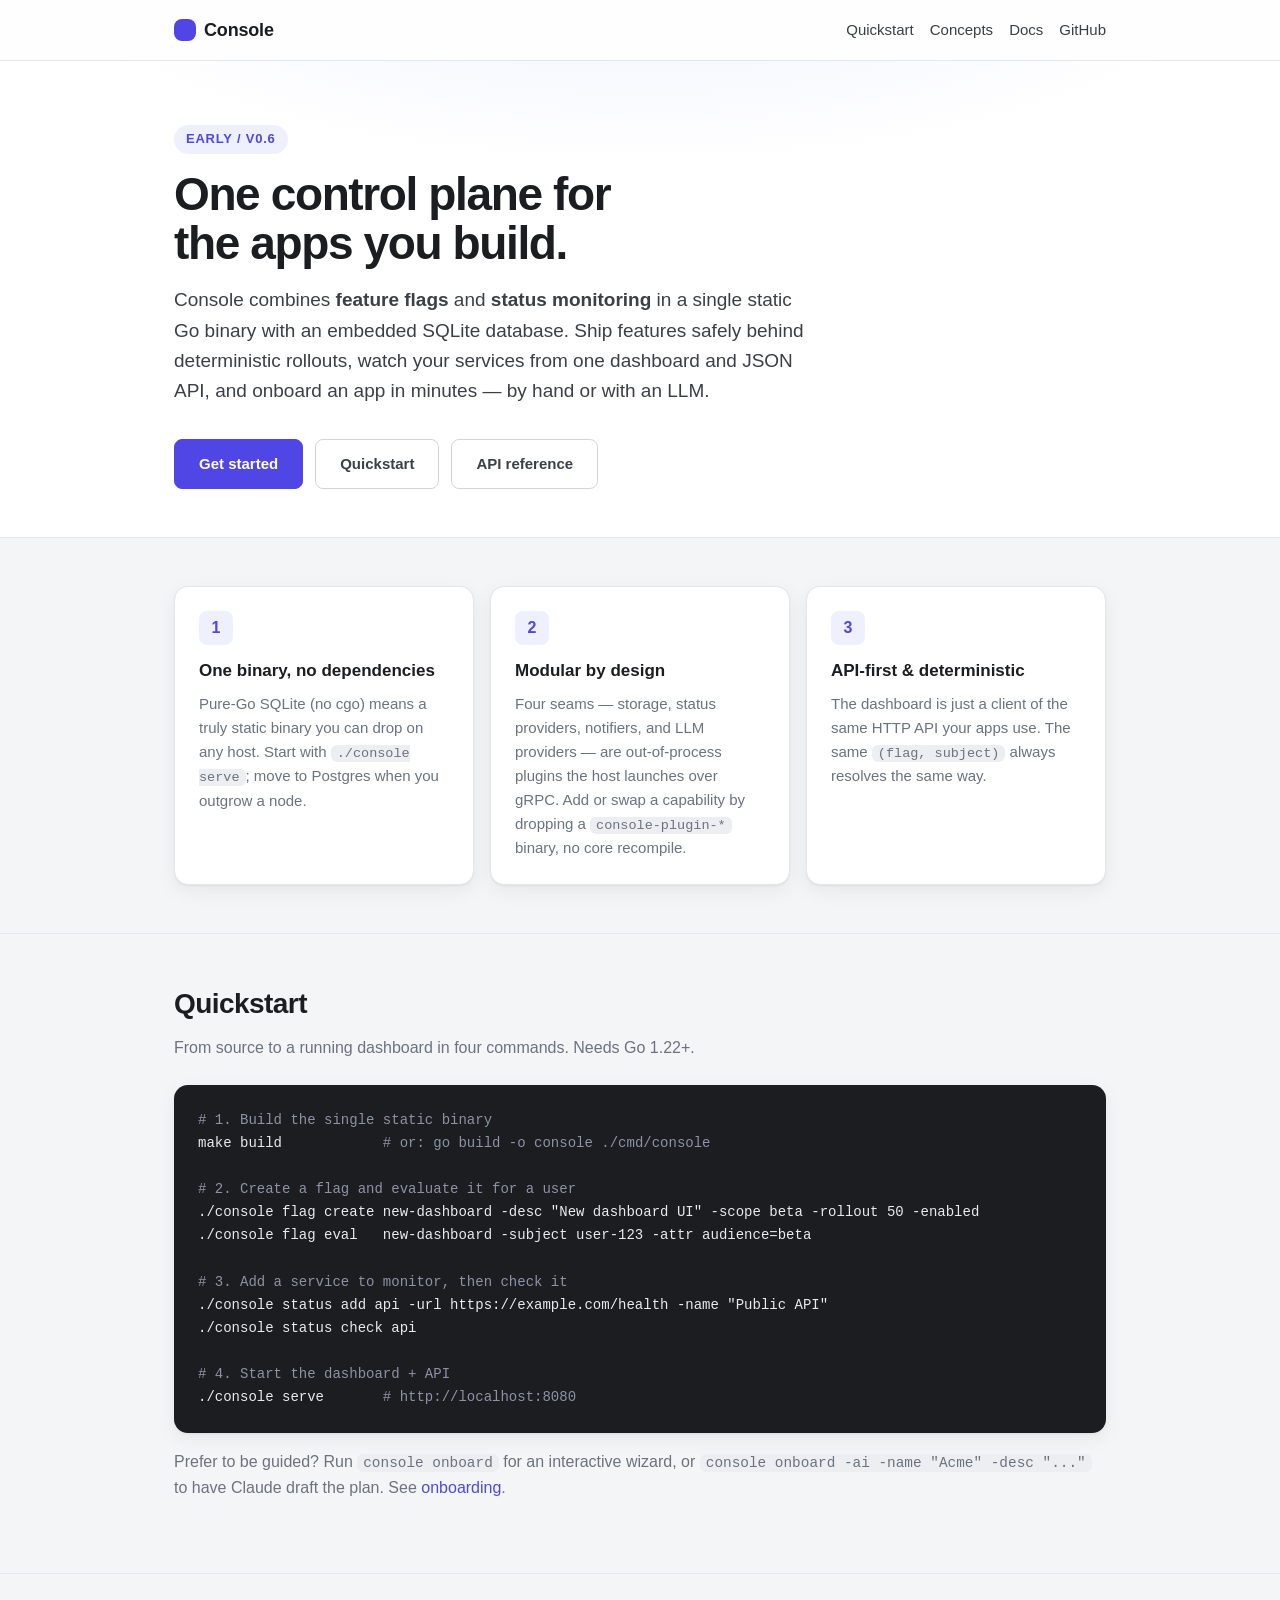
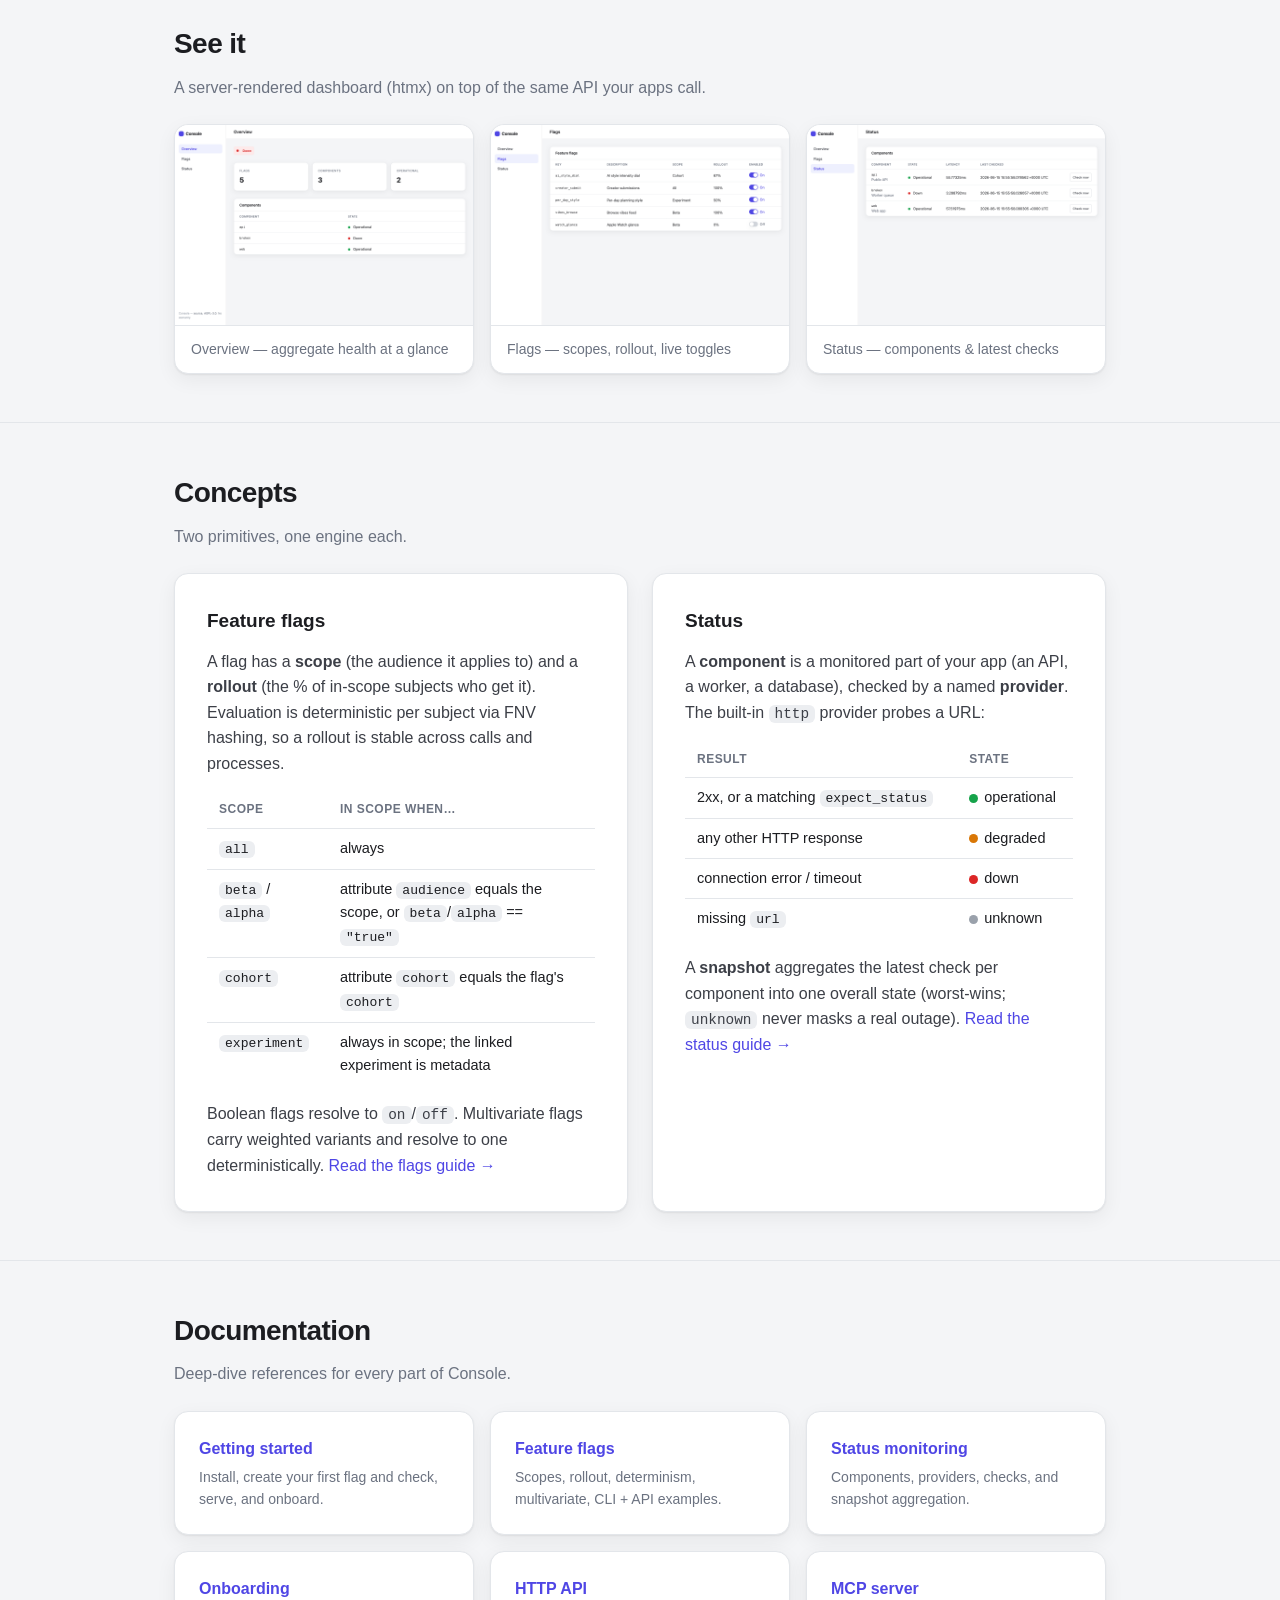
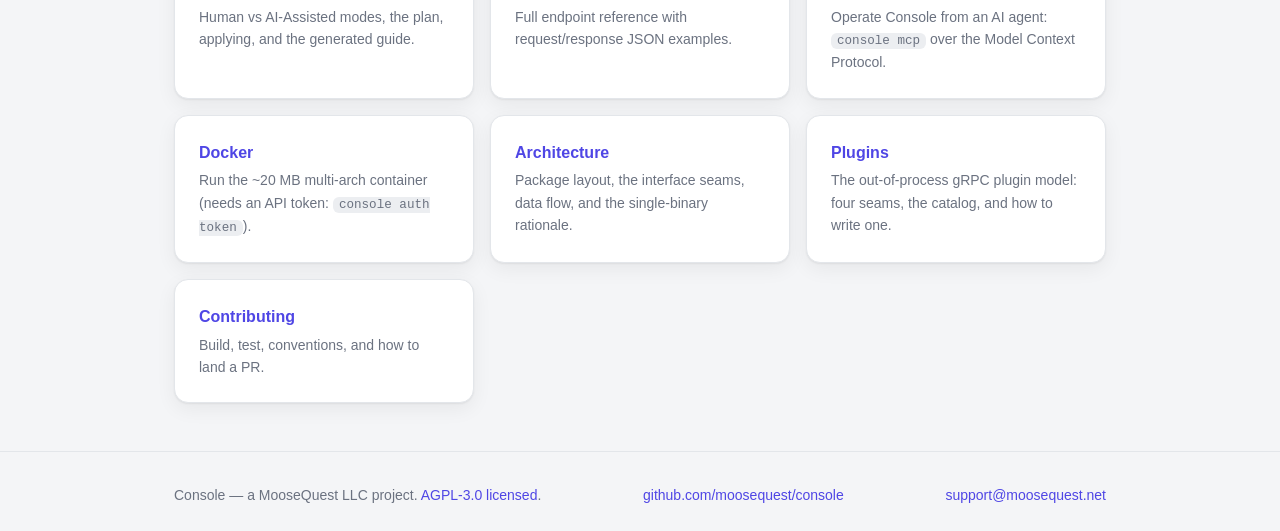
<file: docs/index.html>
<!DOCTYPE html>
<html lang="en">
<head>
  <meta charset="utf-8">
  <meta name="viewport" content="width=device-width, initial-scale=1">
  <title>Console — feature flags + status monitoring in one binary</title>
  <meta name="description" content="Console is a modular, self-hostable Go control plane that combines feature flags and status monitoring in one static binary with embedded SQLite.">
  <link rel="stylesheet" href="assets/docs.css">
</head>
<body>

<header class="topnav">
  <div class="wrap">
    <a class="brand" href="#top"><span class="mark"></span> Console</a>
    <nav>
      <a href="#quickstart">Quickstart</a>
      <a href="#concepts">Concepts</a>
      <a href="#docs">Docs</a>
      <a href="https://github.com/moosequest/console">GitHub</a>
    </nav>
  </div>
</header>

<a id="top"></a>
<section class="hero" style="border-top:none;">
  <div class="wrap">
    <span class="eyebrow">Early / v0.6</span>
    <h1>One control plane for the apps you build.</h1>
    <p class="lede">
      Console combines <strong>feature flags</strong> and <strong>status monitoring</strong> in a single
      static Go binary with an embedded SQLite database. Ship features safely behind deterministic
      rollouts, watch your services from one dashboard and JSON API, and onboard an app in minutes —
      by hand or with an LLM.
    </p>
    <div class="cta">
      <a class="btn primary" href="getting-started.md">Get started</a>
      <a class="btn" href="#quickstart">Quickstart</a>
      <a class="btn" href="api.md">API reference</a>
    </div>
  </div>
</section>

<div class="wrap">
  <div class="props">
    <div class="prop">
      <div class="icon">1</div>
      <h3>One binary, no dependencies</h3>
      <p>Pure-Go SQLite (no cgo) means a truly static binary you can drop on any host. Start with <code>./console serve</code>; move to Postgres when you outgrow a node.</p>
    </div>
    <div class="prop">
      <div class="icon">2</div>
      <h3>Modular by design</h3>
      <p>Four seams — storage, status providers, notifiers, and LLM providers — are out-of-process plugins the host launches over gRPC. Add or swap a capability by dropping a <code>console-plugin-*</code> binary, no core recompile.</p>
    </div>
    <div class="prop">
      <div class="icon">3</div>
      <h3>API-first &amp; deterministic</h3>
      <p>The dashboard is just a client of the same HTTP API your apps use. The same <code>(flag, subject)</code> always resolves the same way.</p>
    </div>
  </div>
</div>

<section id="quickstart">
  <div class="wrap">
    <h2>Quickstart</h2>
    <p class="sub">From source to a running dashboard in four commands. Needs Go 1.22+.</p>
<pre><code><span class="c"># 1. Build the single static binary</span>
make build            <span class="c"># or: go build -o console ./cmd/console</span>

<span class="c"># 2. Create a flag and evaluate it for a user</span>
./console flag create new-dashboard -desc "New dashboard UI" -scope beta -rollout 50 -enabled
./console flag eval   new-dashboard -subject user-123 -attr audience=beta

<span class="c"># 3. Add a service to monitor, then check it</span>
./console status add api -url https://example.com/health -name "Public API"
./console status check api

<span class="c"># 4. Start the dashboard + API</span>
./console serve       <span class="c"># http://localhost:8080</span></code></pre>
    <p class="sub" style="margin-top:var(--c-4);">
      Prefer to be guided? Run <code>console onboard</code> for an interactive wizard, or
      <code>console onboard -ai -name "Acme" -desc "..."</code> to have Claude draft the plan.
      See <a href="onboarding.md">onboarding</a>.
    </p>
  </div>
</section>

<section id="screenshots">
  <div class="wrap">
    <h2>See it</h2>
    <p class="sub">A server-rendered dashboard (htmx) on top of the same API your apps call.</p>
    <div class="shots">
      <figure class="shot" style="margin:0;">
        <img src="assets/overview.png" alt="Console overview dashboard showing the aggregate health snapshot and metrics">
        <figcaption class="cap">Overview — aggregate health at a glance</figcaption>
      </figure>
      <figure class="shot" style="margin:0;">
        <img src="assets/flags.png" alt="Console feature flags page with toggles, scopes, and rollout percentages">
        <figcaption class="cap">Flags — scopes, rollout, live toggles</figcaption>
      </figure>
      <figure class="shot" style="margin:0;">
        <img src="assets/status.png" alt="Console status page listing monitored components and their health states">
        <figcaption class="cap">Status — components &amp; latest checks</figcaption>
      </figure>
    </div>
  </div>
</section>

<section id="concepts">
  <div class="wrap">
    <h2>Concepts</h2>
    <p class="sub">Two primitives, one engine each.</p>
    <div class="concepts">
      <div class="concept">
        <h3>Feature flags</h3>
        <p>
          A flag has a <strong>scope</strong> (the audience it applies to) and a
          <strong>rollout</strong> (the % of in-scope subjects who get it). Evaluation is
          deterministic per subject via FNV hashing, so a rollout is stable across calls and processes.
        </p>
        <table>
          <thead><tr><th>Scope</th><th>In scope when…</th></tr></thead>
          <tbody>
            <tr><td><code>all</code></td><td>always</td></tr>
            <tr><td><code>beta</code> / <code>alpha</code></td><td>attribute <code>audience</code> equals the scope, or <code>beta</code>/<code>alpha</code> == <code>"true"</code></td></tr>
            <tr><td><code>cohort</code></td><td>attribute <code>cohort</code> equals the flag's <code>cohort</code></td></tr>
            <tr><td><code>experiment</code></td><td>always in scope; the linked experiment is metadata</td></tr>
          </tbody>
        </table>
        <p style="margin-top:var(--c-4);margin-bottom:0;">
          Boolean flags resolve to <code>on</code>/<code>off</code>. Multivariate flags carry weighted
          variants and resolve to one deterministically. <a href="flags.md">Read the flags guide →</a>
        </p>
      </div>
      <div class="concept">
        <h3>Status</h3>
        <p>
          A <strong>component</strong> is a monitored part of your app (an API, a worker, a database),
          checked by a named <strong>provider</strong>. The built-in <code>http</code> provider probes a URL:
        </p>
        <table>
          <thead><tr><th>Result</th><th>State</th></tr></thead>
          <tbody>
            <tr><td>2xx, or a matching <code>expect_status</code></td><td><span class="dot op"></span>operational</td></tr>
            <tr><td>any other HTTP response</td><td><span class="dot deg"></span>degraded</td></tr>
            <tr><td>connection error / timeout</td><td><span class="dot down"></span>down</td></tr>
            <tr><td>missing <code>url</code></td><td><span class="dot unk"></span>unknown</td></tr>
          </tbody>
        </table>
        <p style="margin-top:var(--c-4);margin-bottom:0;">
          A <strong>snapshot</strong> aggregates the latest check per component into one overall state
          (worst-wins; <code>unknown</code> never masks a real outage).
          <a href="status.md">Read the status guide →</a>
        </p>
      </div>
    </div>
  </div>
</section>

<section id="docs">
  <div class="wrap">
    <h2>Documentation</h2>
    <p class="sub">Deep-dive references for every part of Console.</p>
    <div class="docgrid">
      <a class="doccard" href="getting-started.md"><h3>Getting started</h3><p>Install, create your first flag and check, serve, and onboard.</p></a>
      <a class="doccard" href="flags.md"><h3>Feature flags</h3><p>Scopes, rollout, determinism, multivariate, CLI + API examples.</p></a>
      <a class="doccard" href="status.md"><h3>Status monitoring</h3><p>Components, providers, checks, and snapshot aggregation.</p></a>
      <a class="doccard" href="onboarding.md"><h3>Onboarding</h3><p>Human vs AI-Assisted modes, the plan, applying, and the generated guide.</p></a>
      <a class="doccard" href="api.md"><h3>HTTP API</h3><p>Full endpoint reference with request/response JSON examples.</p></a>
      <a class="doccard" href="mcp.md"><h3>MCP server</h3><p>Operate Console from an AI agent: <code>console mcp</code> over the Model Context Protocol.</p></a>
      <a class="doccard" href="docker.md"><h3>Docker</h3><p>Run the ~20&nbsp;MB multi-arch container (needs an API token: <code>console auth token</code>).</p></a>
      <a class="doccard" href="architecture.md"><h3>Architecture</h3><p>Package layout, the interface seams, data flow, and the single-binary rationale.</p></a>
      <a class="doccard" href="plugins-architecture.md"><h3>Plugins</h3><p>The out-of-process gRPC plugin model: four seams, the catalog, and how to write one.</p></a>
      <a class="doccard" href="../CONTRIBUTING.md"><h3>Contributing</h3><p>Build, test, conventions, and how to land a PR.</p></a>
    </div>
  </div>
</section>

<footer>
  <div class="wrap">
    <span>Console — a MooseQuest LLC project. <a href="https://github.com/moosequest/console/blob/main/LICENSE">AGPL-3.0 licensed</a>.</span>
    <span><a href="https://github.com/moosequest/console">github.com/moosequest/console</a></span>
    <span><a href="mailto:support@moosequest.net">support@moosequest.net</a></span>
  </div>
</footer>

</body>
</html>
</file>
<file: docs/assets/docs.css>
/* Console documentation site styles.
   Design tokens mirror internal/web/static/console.css (the app itself), so the
   docs site reads as the same product: neutral canvas, restrained indigo accent. */

:root {
  /* neutral ramp */
  --c-ink:        #1c1d21;
  --c-ink-2:      #3c3f47;
  --c-muted:      #6b7280;
  --c-faint:      #9aa1ab;
  --c-line:       #e3e6ea;
  --c-line-2:     #d2d6dc;
  --c-surface:    #ffffff;
  --c-canvas:     #f4f5f7;
  --c-canvas-2:   #eceef1;

  /* accents — used sparingly */
  --c-primary:    #4f46e5;   /* indigo */
  --c-primary-50: #eef0fe;
  --c-anchor:     #0f766e;   /* teal */
  --c-anchor-50:  #e6f3f1;
  --c-discover:   #d97706;   /* amber */
  --c-discover-50:#fdf3e3;
  --c-danger:     #dc2626;
  --c-ok:         #16a34a;

  /* type */
  --c-font: -apple-system, BlinkMacSystemFont, "SF Pro Text", "Segoe UI", Roboto, Helvetica, Arial, sans-serif;
  --c-mono: ui-monospace, SFMono-Regular, "SF Mono", Menlo, Consolas, monospace;

  /* radii + shadow */
  --c-r-sm: 8px;
  --c-r:    14px;
  --c-r-lg: 22px;
  --c-shadow:    0 1px 2px rgba(16,18,23,.06), 0 6px 20px rgba(16,18,23,.06);
  --c-shadow-lg: 0 10px 40px rgba(16,18,23,.16);

  /* spacing scale */
  --c-1: 4px; --c-2: 8px; --c-3: 12px; --c-4: 16px;
  --c-5: 24px; --c-6: 32px; --c-7: 48px; --c-8: 64px;
}

* { box-sizing: border-box; }

html { scroll-behavior: smooth; }

body {
  margin: 0;
  font-family: var(--c-font);
  color: var(--c-ink);
  background: var(--c-canvas);
  font-size: 16px;
  line-height: 1.6;
  -webkit-font-smoothing: antialiased;
}

a { color: var(--c-primary); text-decoration: none; }
a:hover { text-decoration: underline; }

.wrap { max-width: 980px; margin: 0 auto; padding: 0 var(--c-5); }

/* ---- top nav ---- */

.topnav {
  position: sticky;
  top: 0;
  z-index: 10;
  background: rgba(255,255,255,.86);
  backdrop-filter: saturate(180%) blur(8px);
  border-bottom: 1px solid var(--c-line);
}

.topnav .wrap {
  display: flex;
  align-items: center;
  gap: var(--c-5);
  height: 60px;
}

.brand {
  font-weight: 700;
  font-size: 18px;
  letter-spacing: -0.01em;
  display: flex;
  align-items: center;
  gap: var(--c-2);
  color: var(--c-ink);
}
.brand:hover { text-decoration: none; }

.brand .mark {
  width: 22px;
  height: 22px;
  border-radius: var(--c-r-sm);
  background: var(--c-primary);
}

.topnav nav {
  margin-left: auto;
  display: flex;
  gap: var(--c-4);
  font-size: 15px;
  font-weight: 500;
}
.topnav nav a { color: var(--c-ink-2); }

/* ---- hero ---- */

.hero {
  padding: var(--c-8) 0 var(--c-7);
  border-bottom: 1px solid var(--c-line);
  background:
    radial-gradient(900px 320px at 50% -120px, var(--c-primary-50), transparent 70%),
    var(--c-surface);
}

.hero .eyebrow {
  display: inline-block;
  font-size: 13px;
  font-weight: 600;
  text-transform: uppercase;
  letter-spacing: 0.06em;
  color: var(--c-primary);
  background: var(--c-primary-50);
  padding: var(--c-1) var(--c-3);
  border-radius: 999px;
  margin-bottom: var(--c-4);
}

.hero h1 {
  font-size: 46px;
  line-height: 1.08;
  letter-spacing: -0.03em;
  margin: 0 0 var(--c-4);
  max-width: 18ch;
}

.hero .lede {
  font-size: 19px;
  color: var(--c-ink-2);
  max-width: 60ch;
  margin: 0 0 var(--c-6);
}

.cta {
  display: flex;
  flex-wrap: wrap;
  gap: var(--c-3);
}

.btn {
  display: inline-flex;
  align-items: center;
  gap: var(--c-2);
  padding: var(--c-3) var(--c-5);
  border-radius: var(--c-r-sm);
  font-weight: 600;
  font-size: 15px;
  border: 1px solid var(--c-line-2);
  background: var(--c-surface);
  color: var(--c-ink-2);
  cursor: pointer;
}
.btn:hover { background: var(--c-canvas-2); text-decoration: none; }
.btn.primary { background: var(--c-primary); border-color: var(--c-primary); color: #fff; }
.btn.primary:hover { background: #4338ca; }

/* ---- value props ---- */

.props {
  display: grid;
  grid-template-columns: repeat(auto-fit, minmax(240px, 1fr));
  gap: var(--c-4);
  padding: var(--c-7) 0;
}

.prop {
  background: var(--c-surface);
  border: 1px solid var(--c-line);
  border-radius: var(--c-r);
  box-shadow: var(--c-shadow);
  padding: var(--c-5);
}
.prop h3 { margin: 0 0 var(--c-2); font-size: 17px; }
.prop p { margin: 0; color: var(--c-muted); font-size: 15px; }
.prop .icon {
  width: 34px; height: 34px;
  border-radius: var(--c-r-sm);
  background: var(--c-primary-50);
  color: var(--c-primary);
  display: grid; place-items: center;
  font-weight: 700;
  margin-bottom: var(--c-3);
}

/* ---- section scaffolding ---- */

section { padding: var(--c-7) 0; border-top: 1px solid var(--c-line); }
section > .wrap > h2 {
  font-size: 28px;
  letter-spacing: -0.02em;
  margin: 0 0 var(--c-2);
}
section > .wrap > .sub {
  color: var(--c-muted);
  margin: 0 0 var(--c-5);
  font-size: 16px;
}

/* ---- code blocks ---- */

pre {
  background: var(--c-ink);
  color: #e8eaf0;
  border-radius: var(--c-r);
  padding: var(--c-5);
  overflow-x: auto;
  font-family: var(--c-mono);
  font-size: 14px;
  line-height: 1.65;
  box-shadow: var(--c-shadow);
}
pre .c { color: #8b93a7; }      /* comment */
pre .p { color: #a5b4fc; }      /* prompt / accent */
code {
  font-family: var(--c-mono);
  font-size: 0.9em;
  background: var(--c-canvas-2);
  padding: 1px 6px;
  border-radius: 6px;
}
pre code { background: none; padding: 0; font-size: inherit; }

/* ---- screenshots ---- */

.shots {
  display: grid;
  grid-template-columns: repeat(3, 1fr);
  gap: var(--c-4);
}
.shot {
  background: var(--c-surface);
  border: 1px solid var(--c-line);
  border-radius: var(--c-r);
  box-shadow: var(--c-shadow);
  overflow: hidden;
}
.shot img { display: block; width: 100%; height: auto; border-bottom: 1px solid var(--c-line); }
.shot .cap { padding: var(--c-3) var(--c-4); font-size: 14px; color: var(--c-muted); }

/* ---- concept cards ---- */

.concepts { display: grid; grid-template-columns: 1fr 1fr; gap: var(--c-5); }
.concept {
  background: var(--c-surface);
  border: 1px solid var(--c-line);
  border-radius: var(--c-r);
  box-shadow: var(--c-shadow);
  padding: var(--c-6);
}
.concept h3 { margin: 0 0 var(--c-3); font-size: 19px; }
.concept p { color: var(--c-ink-2); margin: 0 0 var(--c-4); }

table {
  width: 100%;
  border-collapse: collapse;
  font-size: 14.5px;
}
th, td {
  text-align: left;
  padding: var(--c-2) var(--c-3);
  border-bottom: 1px solid var(--c-line);
  vertical-align: top;
}
th {
  color: var(--c-muted);
  font-size: 12px;
  text-transform: uppercase;
  letter-spacing: 0.04em;
  font-weight: 600;
}
tr:last-child td { border-bottom: none; }

.dot { display:inline-block; width:9px; height:9px; border-radius:50%; margin-right:6px; vertical-align: middle; }
.dot.op { background: var(--c-ok); }
.dot.deg { background: var(--c-discover); }
.dot.down { background: var(--c-danger); }
.dot.unk { background: var(--c-faint); }

/* ---- docs / TOC grid ---- */

.docgrid {
  display: grid;
  grid-template-columns: repeat(auto-fit, minmax(260px, 1fr));
  gap: var(--c-4);
}
.doccard {
  display: block;
  background: var(--c-surface);
  border: 1px solid var(--c-line);
  border-radius: var(--c-r);
  box-shadow: var(--c-shadow);
  padding: var(--c-5);
  color: var(--c-ink);
}
.doccard:hover { border-color: var(--c-primary); text-decoration: none; box-shadow: var(--c-shadow-lg); }
.doccard h3 { margin: 0 0 var(--c-1); font-size: 16px; color: var(--c-primary); }
.doccard p { margin: 0; color: var(--c-muted); font-size: 14px; }

/* ---- footer ---- */

footer {
  border-top: 1px solid var(--c-line);
  padding: var(--c-6) 0;
  color: var(--c-muted);
  font-size: 14px;
}
footer .wrap { display: flex; justify-content: space-between; flex-wrap: wrap; gap: var(--c-3); }

@media (max-width: 760px) {
  .hero h1 { font-size: 34px; }
  .shots { grid-template-columns: 1fr; }
  .concepts { grid-template-columns: 1fr; }
  .topnav nav { display: none; }
}
</file>
